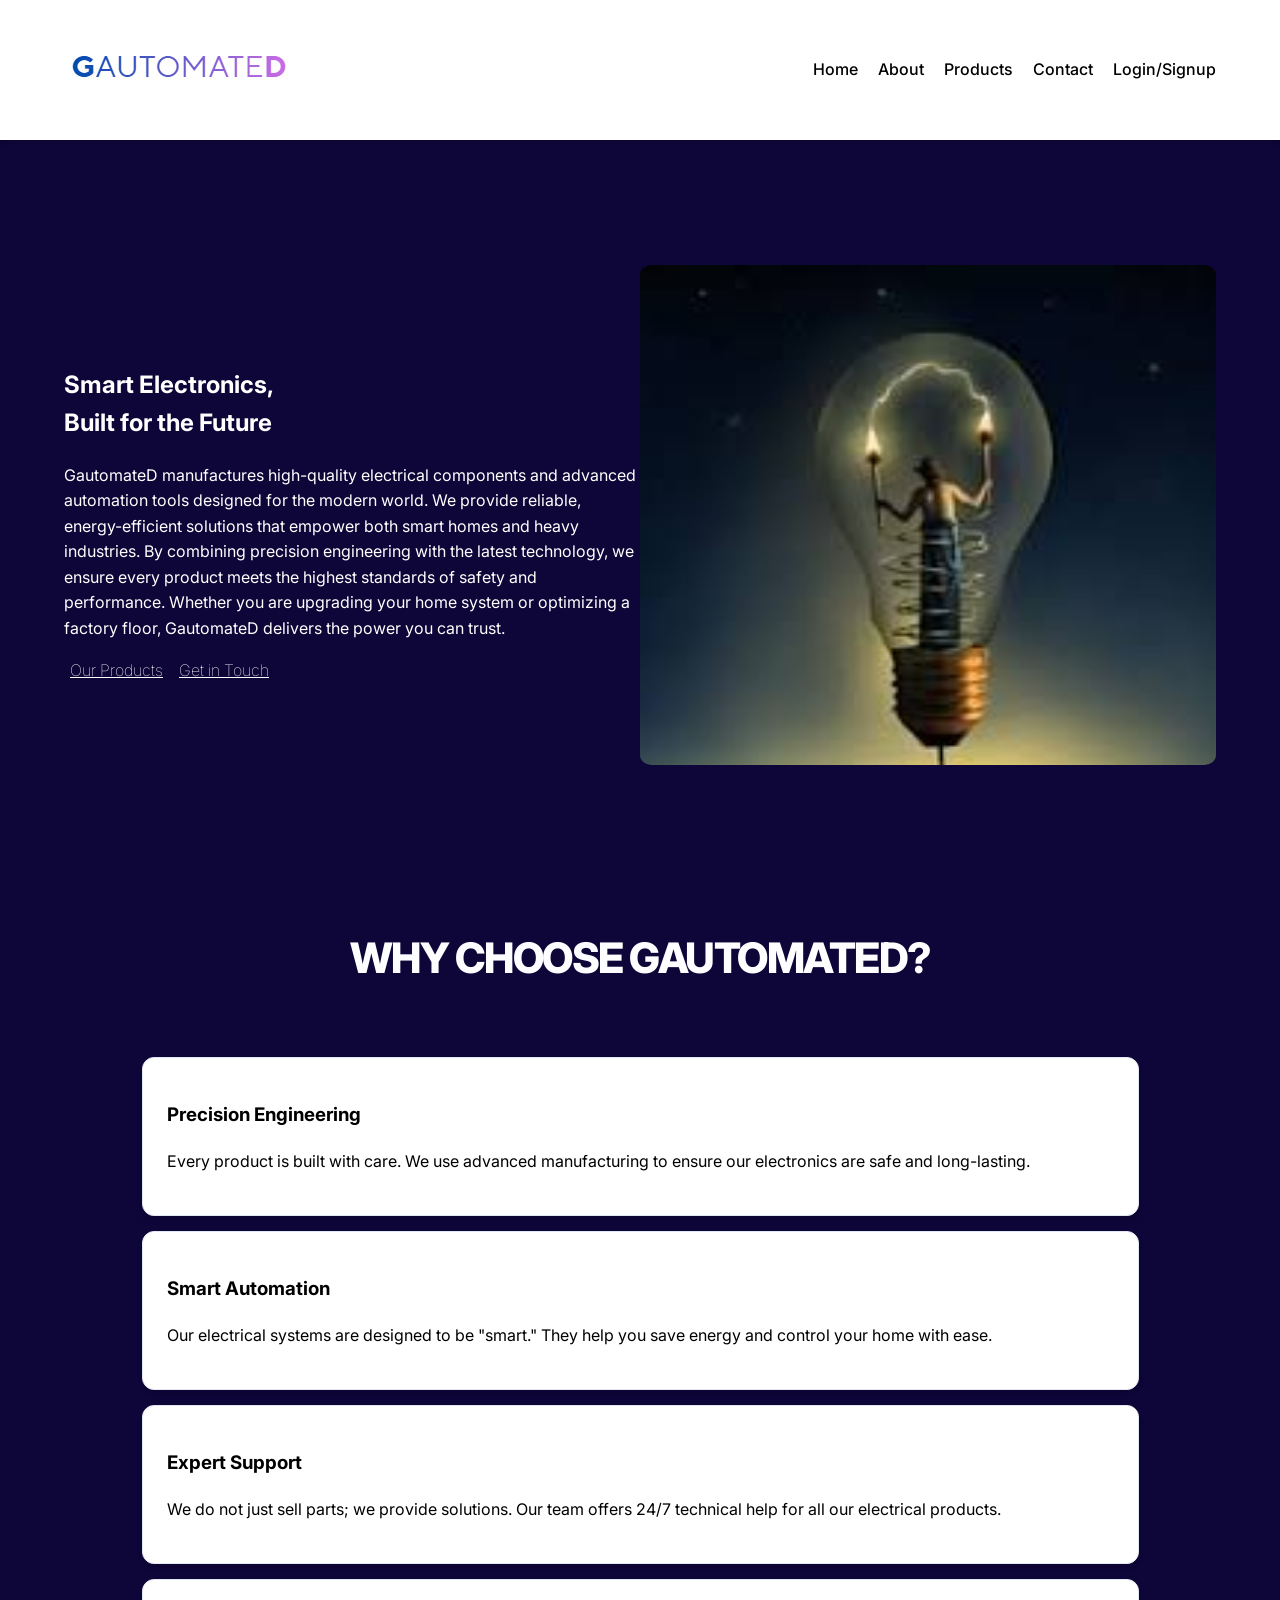
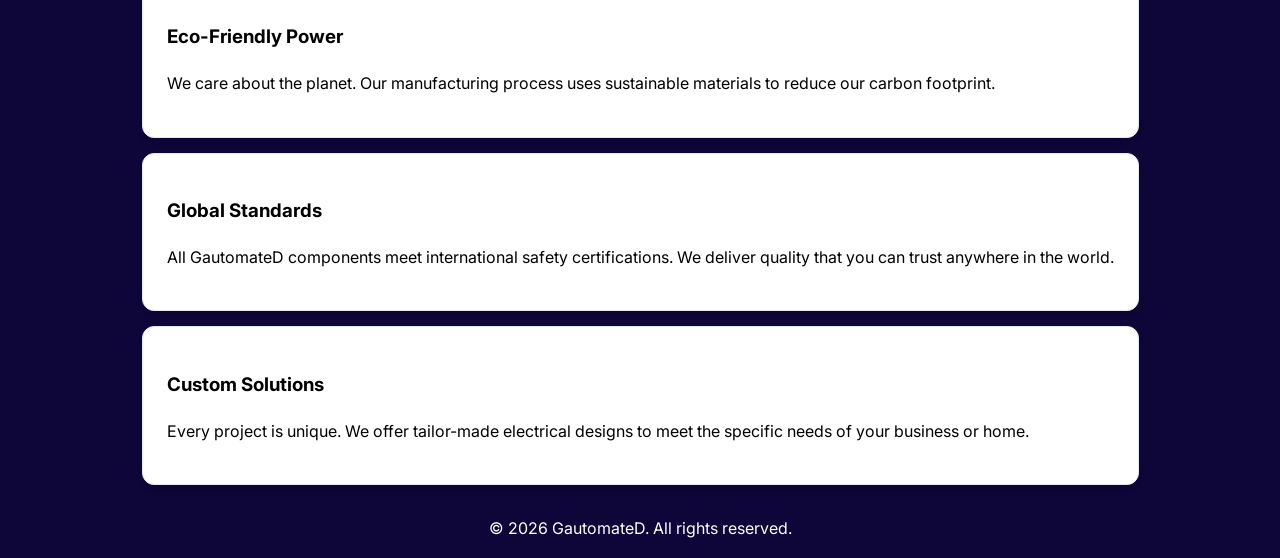
<file: index.html>
<!DOCTYPE html>
<html lang="en">
<head>
    <meta charset="UTF-8">
    <meta name="viewport" content="width=device-width, initial-scale=1.0">
    <title>gautomated | Home</title>
    
    <link rel="stylesheet" href="style.css">
    <link href="https://fonts.googleapis.com/css2?family=Inter:wght@400;700&display=swap" rel="stylesheet">
</head>
<body>

     <header class="main-header">
        <nav class="navbar">
            <div class="logo"><img src="gautomated.jpg" alt="Gautomated"></div>
            <ul class="nav-links">
                <li><a href="index.html">Home</a></li>
                <li><a href="about.html">About</a></li>
                <li><a href="services.html">Products</a></li>
                <li><a href="contactus.html" class="active">Contact</a></li>
                <li><a href="signup.html">Login/Signup</a></li>
            </ul>
        </nav>
    </header>


    <div>
        <section class="hero">
            <div class="hero-content">
                <h1 style="color: white">Smart Electronics, <br>Built for the Future</h1>
                <p style="color: white; font-weight: 275645700;">
    GautomateD manufactures high-quality electrical components and advanced automation tools designed for the modern world. 
    We provide reliable, energy-efficient solutions that empower both smart homes and heavy industries. 
    By combining precision engineering with the latest technology, we ensure every product meets the highest standards of safety and performance. 
    Whether you are upgrading your home system or optimizing a factory floor, GautomateD delivers the power you can trust.
</p>
 
                <div class="hero-btns">
                    <a href="services.html" class="btn btn-primary" style ="color: white; font-weight:130;">Our Products</a>
                    <a href="contact.html" class="btn btn-secondary"  style ="color: white; font-weight:130;">Get in Touch</a>
                </div>
            </div>
            <div class="hero-image">
                <div class="floating-shape"> </div>
            </div>
            
        </section>

       <section class="intro-features">
    <h2>Why Choose GautomateD?</h2>
    
    <div class="feature-grid">
        <article>
            <h3>Precision Engineering</h3>
            <p>Every product is built with care. We use advanced manufacturing to ensure our electronics are safe and long-lasting.</p>
        </article>
        <article>
            <h3>Smart Automation</h3>
            <p>Our electrical systems are designed to be "smart." They help you save energy and control your home with ease.</p>
        </article>
        <article>
            <h3>Expert Support</h3>
            <p>We do not just sell parts; we provide solutions. Our team offers 24/7 technical help for all our electrical products.</p>
        </article>

        <article>
            <h3>Eco-Friendly Power</h3>
            <p>We care about the planet. Our manufacturing process uses sustainable materials to reduce our carbon footprint.</p>
        </article>
        <article>
            <h3>Global Standards</h3>
            <p>All GautomateD components meet international safety certifications. We deliver quality that you can trust anywhere in the world.</p>
        </article>
        <article>
            <h3>Custom Solutions</h3>
            <p>Every project is unique. We offer tailor-made electrical designs to meet the specific needs of your business or home.</p>
        </article>
    </div>
</section>
    </div>

    <footer>
        <p>&copy; 2026 GautomateD. All rights reserved.</p>
    </footer>
</body>
</html>
</file>
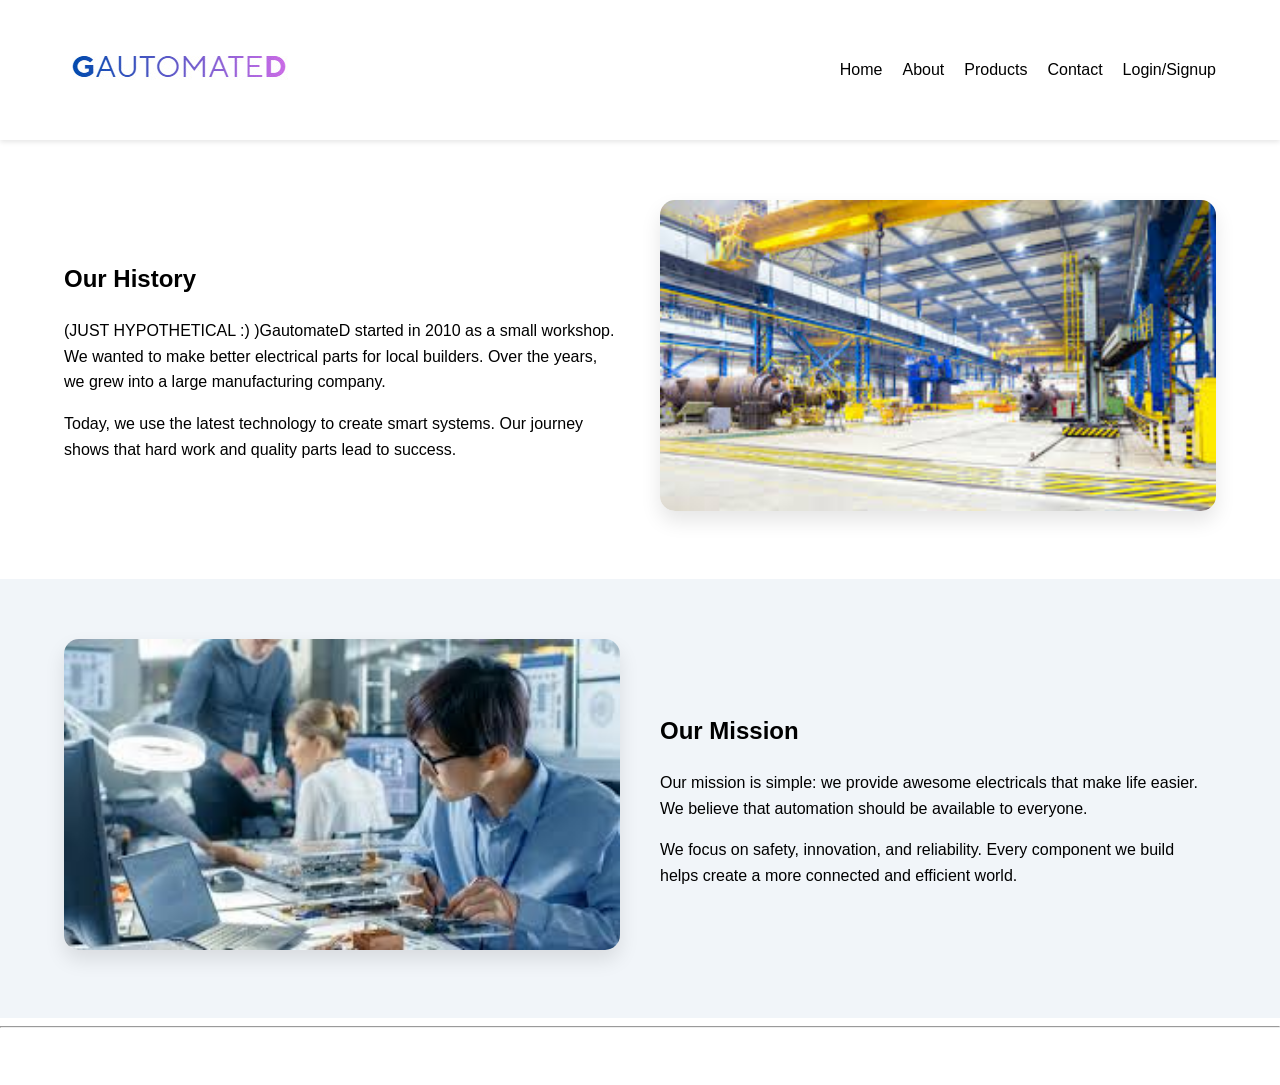
<file: about.html>
<!DOCTYPE html>
<html lang="en">
<head>
    <meta charset="UTF-8">
    <meta name="viewport" content="width=device-width, initial-scale=1.0">
    <title>About GautomateD | Our Story</title>
   
    <link rel="stylesheet" href="about.css">
    
</head>
<body>

    <header class="main-header">
        <nav class="navbar">
            <div class="logo"><img src="gautomated.jpg" alt="Gautomated"></div>
            <ul class="nav-links">
                <li><a href="index.html">Home</a></li>
                <li><a href="about.html">About</a></li>
                <li><a href="services.html">Products</a></li>
                <li><a href="contactus.html" class="active">Contact</a></li>
                <li><a href="pricing.html">Login/Signup</a></li>
            </ul>
        </nav>
    </header>


    <main>
        <section class="about-section">
            <div class="about-flex-container">
                <div class="about-text">
                    <h2>Our History</h2>
                    <p> (JUST HYPOTHETICAL :) )GautomateD started in 2010 as a small workshop. We wanted to make better electrical parts for local builders. Over the years, we grew into a large manufacturing company.</p>
                    <p>Today, we use the latest technology to create smart systems. Our journey shows that hard work and quality parts lead to success.</p>
                </div>
                <div class="about-image">
                    <img src="[data-uri]" alt="Our first manufacturing workshop in 2010">
                </div>
            </div>
        </section>

        <section class="about-section bg-light">
            <div class="about-flex-container reverse">
                <div class="about-text">
                    <h2>Our Mission</h2>
                    <p>Our mission is simple: we provide awesome electricals that make life easier. We believe that automation should be available to everyone.</p>
                    <p>We focus on safety, innovation, and reliability. Every component we build helps create a more connected and efficient world.</p>
                </div>
                <div class="about-image">
                    <img src="[data-uri]" alt="Engineers working in a modern electronics lab">
                </div>
            </div>
        </section>
    </main>
<hr>
    <footer>
        <p>&copy; 2026 GautomateD. All rights reserved.</p>
    </footer>

</body>
</html>
</file>
<file: style.css>
body {
    font-family: 'Inter', sans-serif;
    line-height: 1.6;
    margin: 0;
    background-color: #0e0538;
    
    
}

.btn {
    margin: 6px;
}

.navbar {
    display: flex;
    justify-content: space-between;
    align-items: center;
    padding: 1rem 5%;
    background: white;
    box-shadow: 0 2px 5px rgba(0,0,0,0.1);
    
}
*{
   font-family: 'Inter', sans-serif;;
}
.nav-links {
    display: flex;
    list-style: none;
    gap: 20px;
}



.nav-links a {
    text-decoration: none;
    color: var(--dark-color);
    font-weight: 500;
    transition: color 0.3s ease;
}

nav-links a:hover {
    color: #2563eb;
}

.nav-links a:hover::after, 
.nav-links a.active::after {
    width: 100%; /* Line grows to full width */
}




/* Hero Section using Flexbox */
.hero {
    display: flex;
    flex-direction: column; /* Stacked on mobile */
    padding: 60px 5%;
    min-height: 70vh;
    align-items: center;
    text-align: center;
}

.hero-image {
    background-image: url("[data-uri]");
    border: none;
    width: 250px;
    height: 500px;
    background-size: cover;
    border-radius: 2%;
}

/* Desktop Breakpoint */
@media (min-width: 768px) {
    .hero {
        flex-direction: row; /* Side-by-side on desktop */
        text-align: left;
        
    }
    .hero-content {
        flex: 1;
    }
    .hero-image {
        flex: 1;
    }
}

.intro-features {
    display: flex;
    flex-direction: column;
    justify-content: center;
   align-items: center;
}
.intro-features h2 {
    font-size: 42px;
    text-align: center;
    font-weight: 800;
    margin-bottom: 50px;
    
    /* This makes the text itself have a gradient (Advanced CSS) */
    background: linear-gradient(135deg, #fcfdff 0%, #fefeff 100%);
    -webkit-background-clip: text;
    -webkit-text-fill-color: transparent;
    
    /* Adds a clean, professional letter spacing */
    letter-spacing: -1.5px;
    text-transform: uppercase;
}



article {
    
    border: 1px solid #e2e8f0;
    border-radius: 12px; 
    margin: 15px;
    padding: 24px;
    
    
    background: #ffffff;
    box-shadow: 0 4px 6px -1px rgba(0, 0, 0, 0.1);
    
    
    transition: all 0.3s ease;
    position: relative;
    overflow: hidden;
}


article::before {
    content: "";
    position: absolute;
    top: 0;
    left: 0;
    width: 100%;
    height: 4px;
    background: linear-gradient(90deg, #2563eb, #7c3aed);
    opacity: 0;
    transition: opacity 0.3s ease;
}


article:hover {
    transform: translateY(-5px);
    box-shadow: 0 10px 15px -3px rgba(0, 0, 0, 0.1);
    border-color: gray;
}

article:hover::before {
    opacity: 1;
}


footer {
    color: white;
    text-align: center;
}
</file>
<file: about.css>
body {
    font-family: 'Inter', sans-serif;
    line-height: 1.6;
    margin: 0;
    background-color: white;
    
}


/* Navbar using Flexbox */
.navbar {
    display: flex;
    justify-content: space-between;
    align-items: center;
    padding: 1rem 5%;
    background: white;
    box-shadow: 0 2px 5px rgba(0,0,0,0.1);
    
}

.nav-links {
    display: flex;
    list-style: none;
    gap: 20px;
}

.nav-links a {
    text-decoration: none;
    color: var(--dark-color);
    font-weight: 500;
    transition: color 0.3s ease;
}

.nav-links a:hover, .nav-links a.active {
    color: var(--primary-color);
}











article {
    
    border: 1px solid #e2e8f0;
    border-radius: 12px; 
    margin: 15px;
    padding: 24px;
    
    
    background: #ffffff;
    box-shadow: 0 4px 6px -1px rgba(0, 0, 0, 0.1);
    
    
    transition: all 0.3s ease;
    position: relative;
    overflow: hidden;
}


article::before {
    content: "";
    position: absolute;
    top: 0;
    left: 0;
    width: 100%;
    height: 4px;
    background: linear-gradient(90deg, #2563eb, #7c3aed);
    opacity: 0;
    transition: opacity 0.3s ease;
}


article:hover {
    transform: translateY(-5px);
    box-shadow: 0 10px 15px -3px rgba(0, 0, 0, 0.1);
    border-color: gray;
}

article:hover::before {
    opacity: 1;
}


footer {
    color: white;
    text-align: center;
}



.about-flex-container {
    display: flex;
    flex-direction: column; /* Mobile-first: stack vertically */
    align-items: center;
    gap: 40px;
    padding: 60px 5%;
    max-width: 1200px;
    margin: 0 auto;
   
}

.about-text {
    flex: 1;
}

.about-image {
    flex: 1;
}

.about-image img {
    width: 100%;
    border-radius: 15px;
    box-shadow: 0 10px 20px rgba(0,0,0,0.1);
}

/* Desktop: Side-by-side layout */
@media (min-width: 768px) {
    .about-flex-container {
        flex-direction: row;
    }

    /* This class allows us to flip the image and text positions */
    .about-flex-container.reverse {
        flex-direction: row-reverse;
    }
}

.bg-light {
    background-color: #f1f5f9;
}
</file>
